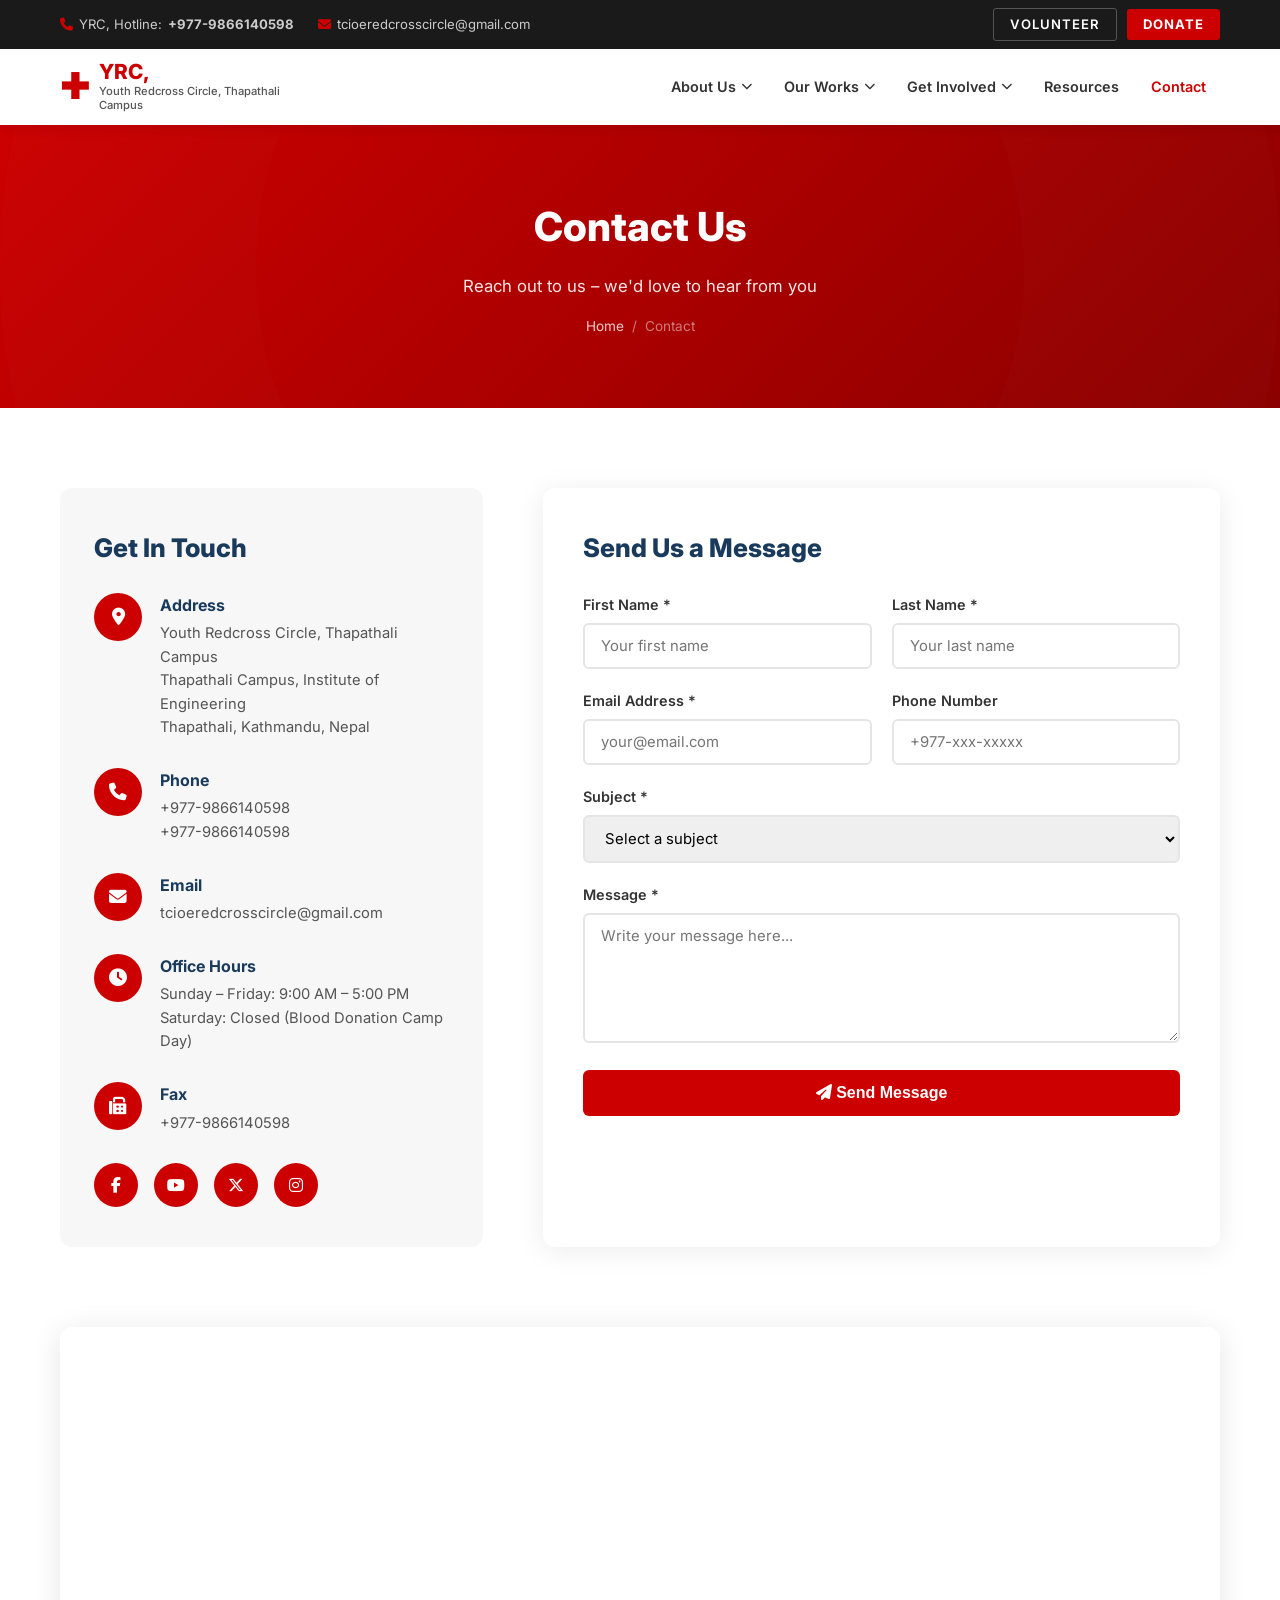
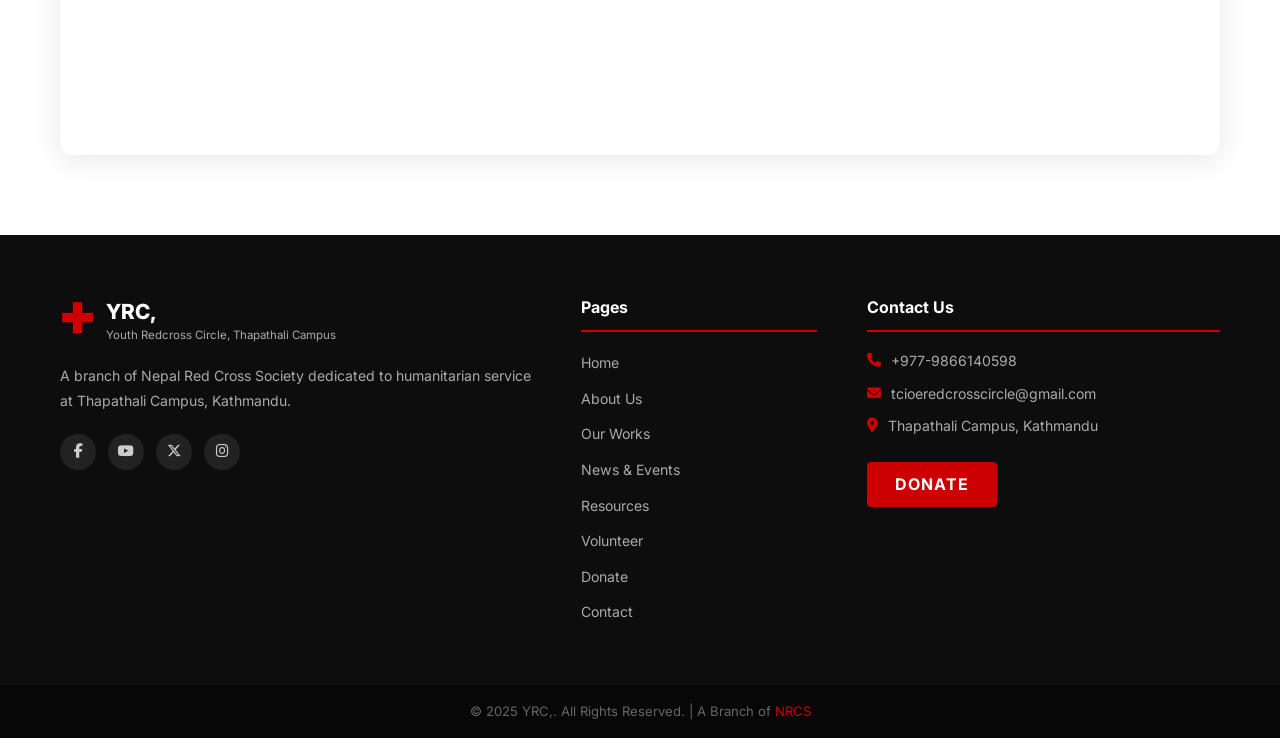
<file: contact.html>
<!DOCTYPE html>
<html lang="en">
<head>
  <meta charset="UTF-8"/><meta name="viewport" content="width=device-width,initial-scale=1.0"/>
  <title>Contact Us – YRC,</title>
  <meta name="description" content="Contact . Find our address, phone, email and send us a message."/>
  <link rel="stylesheet" href="css/style.css"/>
  <link href="https://fonts.googleapis.com/css2?family=Inter:wght@300;400;500;600;700;800&display=swap" rel="stylesheet"/>
  <link rel="stylesheet" href="https://cdnjs.cloudflare.com/ajax/libs/font-awesome/6.5.0/css/all.min.css"/>
  <style>
    .contact-section{padding:80px 0}
    .contact-grid{display:grid;grid-template-columns:1fr 1.6fr;gap:60px}
    .contact-info-box{background:#f7f7f7;border-radius:12px;padding:40px 34px}
    .contact-info-box h2{font-size:1.6rem;font-weight:800;color:#1a3a5c;margin-bottom:24px}
    .contact-item{display:flex;gap:18px;margin-bottom:28px;align-items:flex-start}
    .contact-item-icon{width:48px;height:48px;background:#cc0000;color:#fff;border-radius:50%;display:flex;align-items:center;justify-content:center;font-size:1.1rem;flex-shrink:0}
    .contact-item-text h4{font-weight:700;color:#1a3a5c;margin-bottom:4px}
    .contact-item-text p,.contact-item-text a{color:#555;font-size:0.92rem;line-height:1.6}
    .contact-item-text a:hover{color:#cc0000}
    .contact-form-box{background:#fff;border-radius:12px;padding:40px;box-shadow:0 4px 30px rgba(0,0,0,.08)}
    .contact-form-box h2{font-size:1.6rem;font-weight:800;color:#1a3a5c;margin-bottom:24px}
    .form-row{display:grid;grid-template-columns:1fr 1fr;gap:20px}
    .form-group{margin-bottom:20px}
    .form-group label{display:block;font-weight:600;color:#333;margin-bottom:7px;font-size:0.9rem}
    .form-group input,.form-group textarea,.form-group select{width:100%;padding:12px 16px;border:2px solid #e5e5e5;border-radius:6px;font-size:0.93rem;font-family:'Inter',sans-serif;transition:border-color .3s;outline:none}
    .form-group input:focus,.form-group textarea:focus,.form-group select:focus{border-color:#cc0000}
    .form-group textarea{resize:vertical;min-height:130px}
    .btn-submit{background:#cc0000;color:#fff;border:none;padding:14px 36px;border-radius:6px;font-weight:700;font-size:1rem;cursor:pointer;transition:background .3s;width:100%}
    .btn-submit:hover{background:#a00000}
    .map-section{padding:0 0 80px}
    .social-links-big{display:flex;gap:16px;margin-top:24px}
    .social-links-big a{width:44px;height:44px;border-radius:50%;background:#cc0000;color:#fff;display:flex;align-items:center;justify-content:center;font-size:1rem;transition:all .3s}
    .social-links-big a:hover{background:#1a3a5c;transform:translateY(-3px)}
    .success-msg{display:none;background:#d4edda;color:#155724;padding:14px 20px;border-radius:6px;margin-top:10px;font-weight:600}
    @media(max-width:768px){.contact-grid{grid-template-columns:1fr}.form-row{grid-template-columns:1fr}}
  </style>
</head>
<body>
  <div class="top-bar"><div class="container top-bar-inner"><div class="top-bar-left"><span><i class="fas fa-phone"></i> YRC, Hotline: <strong>+977-9866140598 </strong></span><span><i class="fas fa-envelope"></i> <a href="mailto:tcioeredcrosscircle@gmail.com">tcioeredcrosscircle@gmail.com</a></span></div><div class="top-bar-right"><a href="volunteer.html" class="btn-volunteer">VOLUNTEER</a><a href="donate.html" class="btn-donate">DONATE</a></div></div></div>
  <header class="site-header"><div class="container header-inner"><a href="index.html" class="logo-link"><div class="logo-text"><span class="cross-icon">✚</span><div><span class="org-name">YRC,</span><span class="org-full">Youth Redcross Circle, Thapathali Campus</span></div></div></a><nav class="main-nav"><ul><li class="has-dropdown"><a href="about.html">About Us <i class="fas fa-chevron-down"></i></a><ul class="dropdown"><li><a href="about.html#overview">Overview</a></li><li><a href="about.html#mission">Mission &amp; Vision</a></li><li><a href="about.html#principles">Principles</a></li><li><a href="about.html#team">Our Team</a></li></ul></li><li class="has-dropdown"><a href="programs.html">Our Works <i class="fas fa-chevron-down"></i></a><ul class="dropdown"><li><a href="programs.html#blood">Blood Donation</a></li><li><a href="programs.html#health">Health Services</a></li><li><a href="programs.html#disaster">Disaster Response</a></li><li><a href="programs.html#youth">Youth Programs</a></li></ul></li><li class="has-dropdown"><a href="get-involved.html">Get Involved <i class="fas fa-chevron-down"></i></a><ul class="dropdown"><li><a href="volunteer.html">Volunteer</a></li><li><a href="donate.html">Donate</a></li></ul></li><li><a href="resources.html">Resources</a></li><li><a href="contact.html">Contact</a></li></ul></nav><button class="hamburger" id="hamburger"><span></span><span></span><span></span></button></div></header>

  <section class="page-hero">
    <div class="container"><h1>Contact Us</h1><p>Reach out to us – we'd love to hear from you</p><div class="breadcrumb"><a href="index.html">Home</a><span>/</span><span>Contact</span></div></div>
  </section>

  <section class="contact-section">
    <div class="container contact-grid">
      <!-- INFO -->
      <div>
        <div class="contact-info-box">
          <h2>Get In Touch</h2>
          <div class="contact-item">
            <div class="contact-item-icon"><i class="fas fa-map-marker-alt"></i></div>
            <div class="contact-item-text"><h4>Address</h4><p>Youth Redcross Circle, Thapathali Campus<br/>Thapathali Campus, Institute of Engineering<br/>Thapathali, Kathmandu, Nepal</p></div>
          </div>
          <div class="contact-item">
            <div class="contact-item-icon"><i class="fas fa-phone"></i></div>
            <div class="contact-item-text"><h4>Phone</h4><p><a href="tel:+97715370650">+977-9866140598</a><br/><a href="tel:+977-9866140598 ">+977-9866140598 </a></p></div>
          </div>
          <div class="contact-item">
            <div class="contact-item-icon"><i class="fas fa-envelope"></i></div>
            <div class="contact-item-text"><h4>Email</h4><p><a href="mailto:tcioeredcrosscircle@gmail.com">tcioeredcrosscircle@gmail.com</a></p></div>
          </div>
          <div class="contact-item">
            <div class="contact-item-icon"><i class="fas fa-clock"></i></div>
            <div class="contact-item-text"><h4>Office Hours</h4><p>Sunday – Friday: 9:00 AM – 5:00 PM<br/>Saturday: Closed (Blood Donation Camp Day)</p></div>
          </div>
          <div class="contact-item">
            <div class="contact-item-icon"><i class="fas fa-fax"></i></div>
            <div class="contact-item-text"><h4>Fax</h4><p>+977-9866140598</p></div>
          </div>
          <div class="social-links-big">
            <a href="https://www.facebook.com/profile.php?id=61559553599416" aria-label="Facebook" target="_blank"><i class="fab fa-facebook-f"></i></a>
            <a href="#" aria-label="YouTube"><i class="fab fa-youtube"></i></a>
            <a href="#" aria-label="Twitter"><i class="fab fa-x-twitter"></i></a>
            <a href="#" aria-label="Instagram"><i class="fab fa-instagram"></i></a>
          </div>
        </div>
      </div>
      <!-- FORM -->
      <div class="contact-form-box">
        <h2>Send Us a Message</h2>
        <form id="contactForm" onsubmit="submitForm(event)">
          <div class="form-row">
            <div class="form-group"><label for="fname">First Name *</label><input type="text" id="fname" required placeholder="Your first name"/></div>
            <div class="form-group"><label for="lname">Last Name *</label><input type="text" id="lname" required placeholder="Your last name"/></div>
          </div>
          <div class="form-row">
            <div class="form-group"><label for="email">Email Address *</label><input type="email" id="email" required placeholder="your@email.com"/></div>
            <div class="form-group"><label for="phone">Phone Number</label><input type="tel" id="phone" placeholder="+977-xxx-xxxxx"/></div>
          </div>
          <div class="form-group">
            <label for="subject">Subject *</label>
            <select id="subject" required>
              <option value="">Select a subject</option>
              <option>General Inquiry</option>
              <option>Volunteer Registration</option>
              <option>Blood Donation</option>
              <option>Donation / Support</option>
              <option>First Aid Training</option>
              <option>Partnership</option>
              <option>Media / Press</option>
            </select>
          </div>
          <div class="form-group"><label for="message">Message *</label><textarea id="message" required placeholder="Write your message here..."></textarea></div>
          <button type="submit" class="btn-submit"><i class="fas fa-paper-plane"></i> Send Message</button>
          <div class="success-msg" id="successMsg">✅ Thank you! Your message has been sent. We will get back to you soon.</div>
        </form>
      </div>
    </div>
  </section>

  <!-- MAP -->
  <section class="map-section">
    <div class="container">
      <div style="border-radius:12px;overflow:hidden;box-shadow:0 4px 30px rgba(0,0,0,.1)">
        <iframe src="https://www.google.com/maps/embed?pb=!1m18!1m12!1m3!1d3533.2!2d85.31655!3d27.69535!2m3!1f0!2f0!3f0!3m2!1i1024!2i768!4f13.1!3m3!1m2!1s0x39eb19b9c3f23e89%3A0x49fa17d01c33ec95!2sThapathali%20Campus!5e0!3m2!1sen!2snp!4v1" width="100%" height="420" style="border:0" allowfullscreen="" loading="lazy" referrerpolicy="no-referrer-when-downgrade" title="YRC, Location"></iframe>
      </div>
    </div>
  </section>

  <footer class="site-footer">
    <div class="container footer-grid">
      <div class="footer-about"><div class="footer-logo"><span class="cross-icon red">✚</span><div><span class="footer-org-name">YRC,</span><span class="footer-org-full">Youth Redcross Circle, Thapathali Campus</span></div></div><p>A branch of Nepal Red Cross Society dedicated to humanitarian service at Thapathali Campus, Kathmandu.</p><div class="footer-social"><a href="https://www.facebook.com/profile.php?id=61559553599416" target="_blank"><i class="fab fa-facebook-f"></i></a><a href="#"><i class="fab fa-youtube"></i></a><a href="#"><i class="fab fa-x-twitter"></i></a><a href="#"><i class="fab fa-instagram"></i></a></div></div>
      <div class="footer-links"><h4>Pages</h4><ul><li><a href="index.html">Home</a></li><li><a href="about.html">About Us</a></li><li><a href="programs.html">Our Works</a></li><li><a href="news.html">News &amp; Events</a></li><li><a href="resources.html">Resources</a></li><li><a href="volunteer.html">Volunteer</a></li><li><a href="donate.html">Donate</a></li><li><a href="contact.html">Contact</a></li></ul></div>
      <div class="footer-contact"><h4>Contact Us</h4><ul class="contact-list"><li><i class="fas fa-phone"></i> +977-9866140598</li><li><i class="fas fa-envelope"></i> <a href="mailto:tcioeredcrosscircle@gmail.com">tcioeredcrosscircle@gmail.com</a></li><li><i class="fas fa-map-marker-alt"></i> Thapathali Campus, Kathmandu</li></ul><a href="donate.html" class="btn-donate-footer">DONATE</a></div>
    </div>
    <div class="footer-bottom"><div class="container"><p>&copy; 2025 YRC,. All Rights Reserved. | A Branch of <a href="https://nrcs.org" target="_blank">NRCS</a></p></div></div>
  </footer>
  <script src="js/main.js"></script>
  <script>
    function submitForm(e){
      e.preventDefault();
      document.getElementById('successMsg').style.display='block';
      document.getElementById('contactForm').reset();
      setTimeout(()=>{ document.getElementById('successMsg').style.display='none'; }, 5000);
    }
  </script>
</body>
</html>
</file>
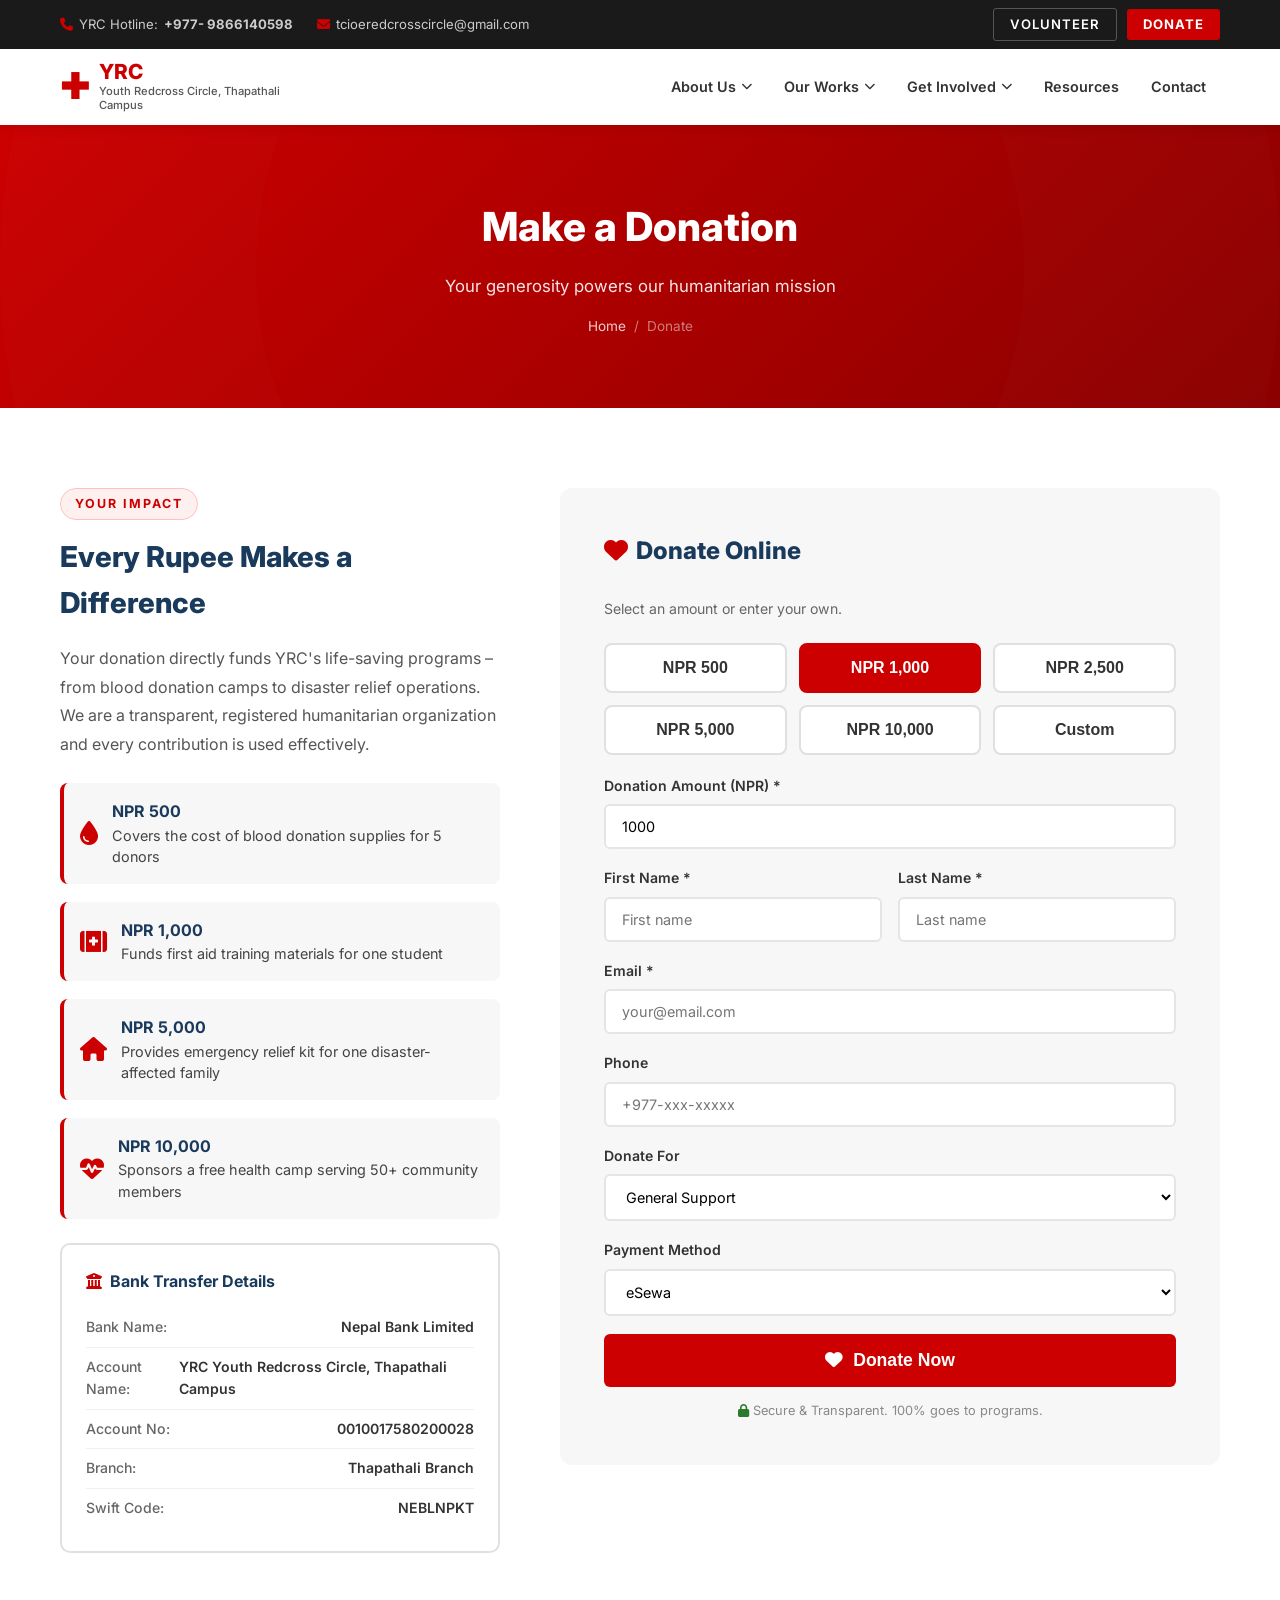
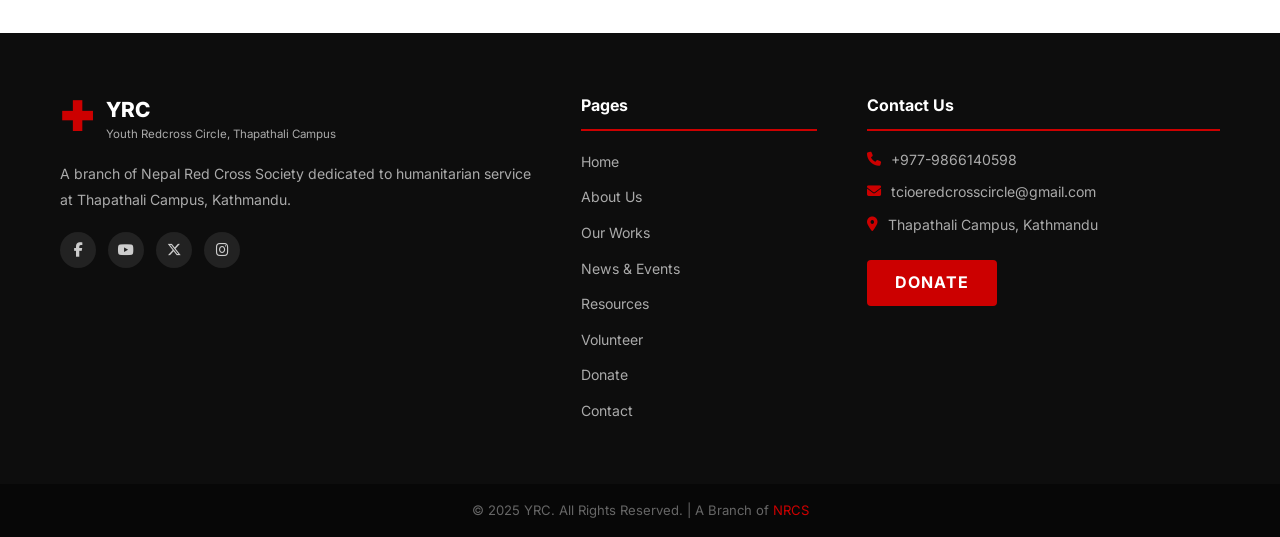
<file: donate.html>
<!DOCTYPE html>
<html lang="en">
<head>
  <meta charset="UTF-8"/><meta name="viewport" content="width=device-width,initial-scale=1.0"/>
  <title>Donate – YRC</title>
  <meta name="description" content="Support YRC's humanitarian work through donations. Your contribution helps fund blood donation, disaster relief, health services, and youth programs."/>
  <link rel="stylesheet" href="css/style.css"/>
  <link href="https://fonts.googleapis.com/css2?family=Inter:wght@300;400;500;600;700;800&display=swap" rel="stylesheet"/>
  <link rel="stylesheet" href="https://cdnjs.cloudflare.com/ajax/libs/font-awesome/6.5.0/css/all.min.css"/>
  <style>
    .donate-section{padding:80px 0}
    .donate-grid{display:grid;grid-template-columns:1fr 1.5fr;gap:60px;align-items:start}
    .donate-info h2{font-size:1.8rem;font-weight:800;color:#1a3a5c;margin-bottom:18px}
    .donate-info p{color:#555;line-height:1.8;margin-bottom:16px}
    .impact-list{margin:24px 0}
    .impact-item{display:flex;gap:14px;margin-bottom:18px;align-items:center;background:#f7f7f7;padding:16px;border-radius:8px;border-left:4px solid #cc0000}
    .impact-item i{font-size:1.5rem;color:#cc0000;flex-shrink:0}
    .impact-item p{color:#444;font-size:0.9rem;line-height:1.5;margin:0}
    .impact-item strong{display:block;font-size:1rem;color:#1a3a5c;font-weight:700}
    .donate-form-box{background:#f7f7f7;border-radius:12px;padding:44px}
    .donate-form-box h2{font-size:1.5rem;font-weight:800;color:#1a3a5c;margin-bottom:28px}
    .amount-grid{display:grid;grid-template-columns:repeat(3,1fr);gap:12px;margin-bottom:20px}
    .amount-btn{background:#fff;border:2px solid #e0e0e0;border-radius:8px;padding:14px 10px;font-size:1rem;font-weight:700;color:#333;cursor:pointer;transition:all .3s;text-align:center}
    .amount-btn:hover,.amount-btn.active{background:#cc0000;color:#fff;border-color:#cc0000}
    .form-group{margin-bottom:18px}
    .form-group label{display:block;font-weight:600;color:#333;margin-bottom:7px;font-size:0.88rem}
    .form-group input,.form-group select{width:100%;padding:12px 16px;border:2px solid #e5e5e5;border-radius:6px;font-size:0.9rem;font-family:'Inter',sans-serif;outline:none;transition:border-color .3s;background:#fff}
    .form-group input:focus,.form-group select:focus{border-color:#cc0000}
    .form-row{display:grid;grid-template-columns:1fr 1fr;gap:16px}
    .btn-donate-big{background:#cc0000;color:#fff;border:none;padding:16px;border-radius:6px;font-weight:700;font-size:1.1rem;cursor:pointer;transition:background .3s;width:100%;display:flex;align-items:center;justify-content:center;gap:10px}
    .btn-donate-big:hover{background:#a00000}
    .secure-note{text-align:center;margin-top:14px;color:#888;font-size:0.8rem}
    .secure-note i{color:#2c7a2c}
    .success-msg{display:none;background:#d4edda;color:#155724;padding:14px 20px;border-radius:6px;margin-top:10px;font-weight:600}
    .bank-details{background:#fff;border-radius:10px;padding:24px;margin-top:24px;border:2px solid #e0e0e0}
    .bank-details h4{font-size:1rem;font-weight:700;color:#1a3a5c;margin-bottom:14px}
    .bank-row{display:flex;justify-content:space-between;padding:8px 0;border-bottom:1px solid #f0f0f0;font-size:0.88rem}
    .bank-row:last-child{border-bottom:none}
    .bank-row span:first-child{color:#666;font-weight:500}
    .bank-row span:last-child{color:#333;font-weight:600}
    @media(max-width:768px){.donate-grid{grid-template-columns:1fr}.amount-grid{grid-template-columns:repeat(3,1fr)}.form-row{grid-template-columns:1fr}}
  </style>
</head>
<body>
  <div class="top-bar"><div class="container top-bar-inner"><div class="top-bar-left"><span><i class="fas fa-phone"></i> YRC Hotline: <strong>+977- 9866140598</strong></span><span><i class="fas fa-envelope"></i> <a href="mailto:tcioeredcrosscircle@gmail.com">tcioeredcrosscircle@gmail.com</a></span></div><div class="top-bar-right"><a href="volunteer.html" class="btn-volunteer">VOLUNTEER</a><a href="donate.html" class="btn-donate">DONATE</a></div></div></div>
  <header class="site-header"><div class="container header-inner"><a href="index.html" class="logo-link"><div class="logo-text"><span class="cross-icon">✚</span><div><span class="org-name">YRC</span><span class="org-full">Youth Redcross Circle, Thapathali Campus</span></div></div></a><nav class="main-nav"><ul><li class="has-dropdown"><a href="about.html">About Us <i class="fas fa-chevron-down"></i></a><ul class="dropdown"><li><a href="about.html#overview">Overview</a></li><li><a href="about.html#mission">Mission</a></li><li><a href="about.html#team">Our Team</a></li></ul></li><li class="has-dropdown"><a href="programs.html">Our Works <i class="fas fa-chevron-down"></i></a><ul class="dropdown"><li><a href="programs.html#blood">Blood Donation</a></li><li><a href="programs.html#health">Health Services</a></li><li><a href="programs.html#disaster">Disaster Response</a></li></ul></li><li class="has-dropdown"><a href="get-involved.html">Get Involved <i class="fas fa-chevron-down"></i></a><ul class="dropdown"><li><a href="volunteer.html">Volunteer</a></li><li><a href="donate.html">Donate</a></li></ul></li><li><a href="resources.html">Resources</a></li><li><a href="contact.html">Contact</a></li></ul></nav><button class="hamburger" id="hamburger"><span></span><span></span><span></span></button></div></header>

  <section class="page-hero">
    <div class="container"><h1>Make a Donation</h1><p>Your generosity powers our humanitarian mission</p><div class="breadcrumb"><a href="index.html">Home</a><span>/</span><span>Donate</span></div></div>
  </section>

  <section class="donate-section">
    <div class="container donate-grid">
      <div class="donate-info">
        <div class="section-badge">YOUR IMPACT</div>
        <h2>Every Rupee Makes a Difference</h2>
        <p>Your donation directly funds YRC's life-saving programs – from blood donation camps to disaster relief operations. We are a transparent, registered humanitarian organization and every contribution is used effectively.</p>
        <div class="impact-list">
          <div class="impact-item"><i class="fas fa-tint"></i><div><strong>NPR 500</strong><p>Covers the cost of blood donation supplies for 5 donors</p></div></div>
          <div class="impact-item"><i class="fas fa-first-aid"></i><div><strong>NPR 1,000</strong><p>Funds first aid training materials for one student</p></div></div>
          <div class="impact-item"><i class="fas fa-home"></i><div><strong>NPR 5,000</strong><p>Provides emergency relief kit for one disaster-affected family</p></div></div>
          <div class="impact-item"><i class="fas fa-heartbeat"></i><div><strong>NPR 10,000</strong><p>Sponsors a free health camp serving 50+ community members</p></div></div>
        </div>
        <div class="bank-details">
          <h4><i class="fas fa-university" style="color:#cc0000;margin-right:8px"></i>Bank Transfer Details</h4>
          <div class="bank-row"><span>Bank Name:</span><span>Nepal Bank Limited</span></div>
          <div class="bank-row"><span>Account Name:</span><span>YRC Youth Redcross Circle, Thapathali Campus</span></div>
          <div class="bank-row"><span>Account No:</span><span>0010017580200028</span></div>
          <div class="bank-row"><span>Branch:</span><span>Thapathali Branch</span></div>
          <div class="bank-row"><span>Swift Code:</span><span>NEBLNPKT</span></div>
        </div>
      </div>
      <div>
        <div class="donate-form-box">
          <h2><i class="fas fa-heart" style="color:#cc0000;margin-right:8px"></i>Donate Online</h2>
          <p style="color:#666;font-size:0.88rem;margin-bottom:22px">Select an amount or enter your own.</p>
          <div class="amount-grid">
            <button class="amount-btn" onclick="setAmount(500,this)">NPR 500</button>
            <button class="amount-btn active" onclick="setAmount(1000,this)">NPR 1,000</button>
            <button class="amount-btn" onclick="setAmount(2500,this)">NPR 2,500</button>
            <button class="amount-btn" onclick="setAmount(5000,this)">NPR 5,000</button>
            <button class="amount-btn" onclick="setAmount(10000,this)">NPR 10,000</button>
            <button class="amount-btn" onclick="setAmount('custom',this)">Custom</button>
          </div>
          <div class="form-group">
            <label>Donation Amount (NPR) *</label>
            <input type="number" id="amountInput" value="1000" min="100" required placeholder="Enter amount"/>
          </div>
          <form id="donateForm" onsubmit="submitDonate(event)">
            <div class="form-row">
              <div class="form-group"><label>First Name *</label><input type="text" required placeholder="First name"/></div>
              <div class="form-group"><label>Last Name *</label><input type="text" required placeholder="Last name"/></div>
            </div>
            <div class="form-group"><label>Email *</label><input type="email" required placeholder="your@email.com"/></div>
            <div class="form-group"><label>Phone</label><input type="tel" placeholder="+977-xxx-xxxxx"/></div>
            <div class="form-group">
              <label>Donate For</label>
              <select>
                <option>General Support</option>
                <option>Blood Donation Program</option>
                <option>Disaster Relief</option>
                <option>Health Programs</option>
                <option>Youth Empowerment</option>
              </select>
            </div>
            <div class="form-group">
              <label>Payment Method</label>
              <select>
                <option>eSewa</option>
                <option>Khalti</option>
                <option>Bank Transfer</option>
                <option>Cash at Office</option>
              </select>
            </div>
            <button type="submit" class="btn-donate-big"><i class="fas fa-heart"></i> Donate Now</button>
            <p class="secure-note"><i class="fas fa-lock"></i> Secure &amp; Transparent. 100% goes to programs.</p>
            <div class="success-msg" id="donateSuccess">💖 Thank you for your generous donation! We will send you a confirmation receipt by email.</div>
          </form>
        </div>
      </div>
    </div>
  </section>

  <footer class="site-footer">
    <div class="container footer-grid">
      <div class="footer-about"><div class="footer-logo"><span class="cross-icon red">✚</span><div><span class="footer-org-name">YRC</span><span class="footer-org-full">Youth Redcross Circle, Thapathali Campus</span></div></div><p>A branch of Nepal Red Cross Society dedicated to humanitarian service at Thapathali Campus, Kathmandu.</p><div class="footer-social"><a href="https://www.facebook.com/profile.php?id=61559553599416" target="_blank"><i class="fab fa-facebook-f"></i></a><a href="#"><i class="fab fa-youtube"></i></a><a href="#"><i class="fab fa-x-twitter"></i></a><a href="#"><i class="fab fa-instagram"></i></a></div></div>
      <div class="footer-links"><h4>Pages</h4><ul><li><a href="index.html">Home</a></li><li><a href="about.html">About Us</a></li><li><a href="programs.html">Our Works</a></li><li><a href="news.html">News &amp; Events</a></li><li><a href="resources.html">Resources</a></li><li><a href="volunteer.html">Volunteer</a></li><li><a href="donate.html">Donate</a></li><li><a href="contact.html">Contact</a></li></ul></div>
      <div class="footer-contact"><h4>Contact Us</h4><ul class="contact-list"><li><i class="fas fa-phone"></i> +977-9866140598</li><li><i class="fas fa-envelope"></i> <a href="mailto:tcioeredcrosscircle@gmail.com">tcioeredcrosscircle@gmail.com</a></li><li><i class="fas fa-map-marker-alt"></i> Thapathali Campus, Kathmandu</li></ul><a href="donate.html" class="btn-donate-footer">DONATE</a></div>
    </div>
    <div class="footer-bottom"><div class="container"><p>&copy; 2025 YRC. All Rights Reserved. | A Branch of <a href="https://nrcs.org" target="_blank">NRCS</a></p></div></div>
  </footer>
  <script src="js/main.js"></script>
  <script>
    function setAmount(val, btn){
      document.querySelectorAll('.amount-btn').forEach(b=>b.classList.remove('active'));
      btn.classList.add('active');
      if(val==='custom'){document.getElementById('amountInput').value='';document.getElementById('amountInput').focus();}
      else{document.getElementById('amountInput').value=val;}
    }
    function submitDonate(e){e.preventDefault();document.getElementById('donateSuccess').style.display='block';e.target.reset();setTimeout(()=>{document.getElementById('donateSuccess').style.display='none';},7000);}
  </script>
</body>
</html>
</file>
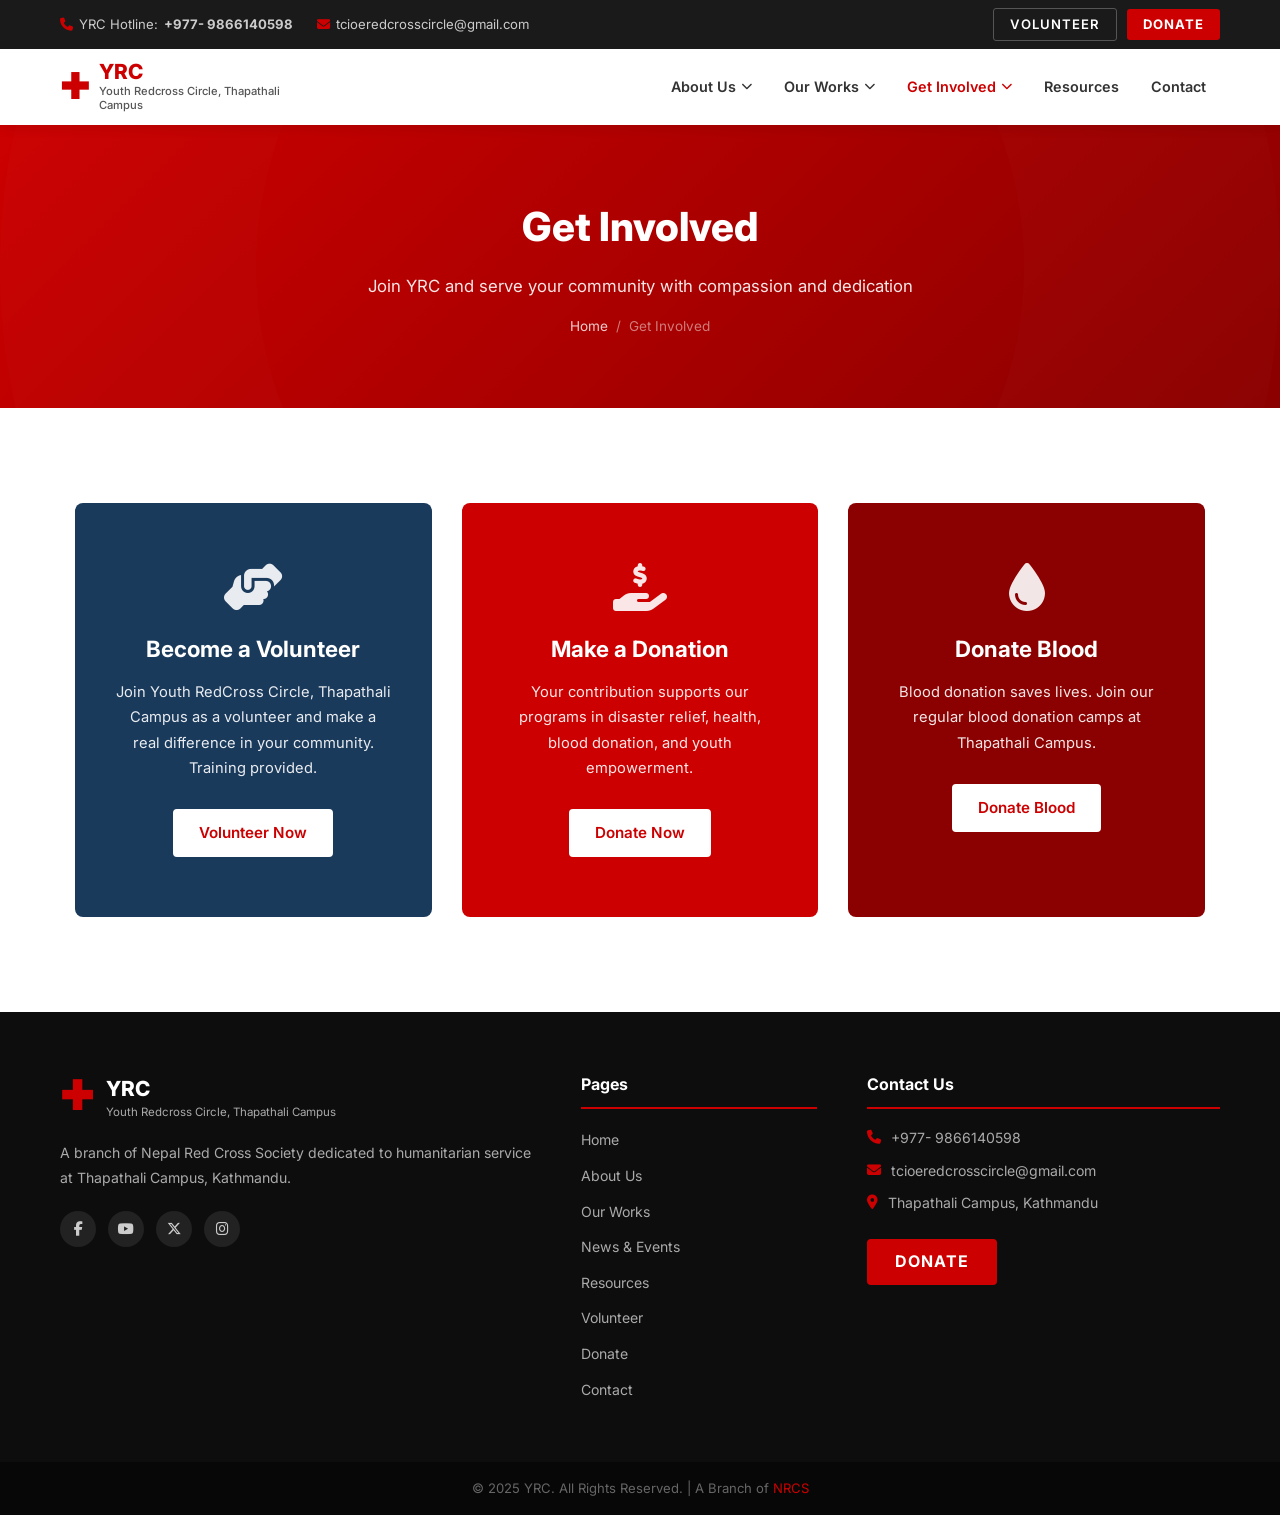
<file: get-involved.html>
<!DOCTYPE html>
<html lang="en">
<head>
  <meta charset="UTF-8"/><meta name="viewport" content="width=device-width,initial-scale=1.0"/>
  <title>Get Involved – YRC</title>
  <meta name="description" content="Get involved with Youth Redcross Circle, Thapathali Campus through volunteering, donating, or giving blood."/>
  <link rel="stylesheet" href="css/style.css"/>
  <link href="https://fonts.googleapis.com/css2?family=Inter:wght@300;400;500;600;700;800&display=swap" rel="stylesheet"/>
  <link rel="stylesheet" href="https://cdnjs.cloudflare.com/ajax/libs/font-awesome/6.5.0/css/all.min.css"/>
  <style>
    .vol-why{padding:80px 0;background:#f7f7f7}
    .why-grid{display:grid;grid-template-columns:repeat(3,1fr);gap:28px;margin-top:40px}
    .why-card{background:#fff;border-radius:10px;padding:32px 26px;box-shadow:0 4px 20px rgba(0,0,0,.07);text-align:center;transition:transform .3s}
    .why-card:hover{transform:translateY(-6px)}
    .why-card i{font-size:2.2rem;color:#cc0000;margin-bottom:16px}
    .why-card h4{font-size:1rem;font-weight:700;color:#1a3a5c;margin-bottom:10px}
    .why-card p{color:#666;font-size:0.88rem;line-height:1.6}
    .vol-form-section{padding:80px 0;background:#fff}
    .vol-form-grid{display:grid;grid-template-columns:1fr 1.5fr;gap:60px;align-items:start}
    .vol-info h2{font-size:1.8rem;font-weight:800;color:#1a3a5c;margin-bottom:18px}
    .vol-info p{color:#555;line-height:1.8;margin-bottom:16px}
    .vol-steps{margin-top:24px}
    .step{display:flex;gap:16px;margin-bottom:22px;align-items:flex-start}
    .step-num{width:40px;height:40px;background:#cc0000;color:#fff;border-radius:50%;display:flex;align-items:center;justify-content:center;font-weight:800;font-size:1rem;flex-shrink:0}
    .step-text h4{font-weight:700;color:#1a3a5c;margin-bottom:4px}
    .step-text p{color:#666;font-size:0.88rem}
    .vol-form-box{background:#f7f7f7;border-radius:12px;padding:40px}
    .vol-form-box h2{font-size:1.5rem;font-weight:800;color:#1a3a5c;margin-bottom:24px}
    .form-group{margin-bottom:18px}
    .form-group label{display:block;font-weight:600;color:#333;margin-bottom:7px;font-size:0.88rem}
    .form-group input,.form-group select,.form-group textarea{width:100%;padding:12px 16px;border:2px solid #e5e5e5;border-radius:6px;font-size:0.9rem;font-family:'Inter',sans-serif;outline:none;transition:border-color .3s;background:#fff}
    .form-group input:focus,.form-group select:focus,.form-group textarea:focus{border-color:#cc0000}
    .form-row{display:grid;grid-template-columns:1fr 1fr;gap:16px}
    .btn-submit{background:#cc0000;color:#fff;border:none;padding:14px 36px;border-radius:6px;font-weight:700;font-size:1rem;cursor:pointer;transition:background .3s;width:100%}
    .btn-submit:hover{background:#a00000}
    .success-msg{display:none;background:#d4edda;color:#155724;padding:14px 20px;border-radius:6px;margin-top:10px;font-weight:600}
    @media(max-width:768px){.why-grid{grid-template-columns:1fr}.vol-form-grid{grid-template-columns:1fr}.form-row{grid-template-columns:1fr}}
  </style>
</head>
<body>
  <div class="top-bar"><div class="container top-bar-inner"><div class="top-bar-left"><span><i class="fas fa-phone"></i> YRC Hotline: <strong>+977- 9866140598</strong></span><span><i class="fas fa-envelope"></i> <a href="mailto:tcioeredcrosscircle@gmail.com">tcioeredcrosscircle@gmail.com</a></span></div><div class="top-bar-right"><a href="volunteer.html" class="btn-volunteer">VOLUNTEER</a><a href="donate.html" class="btn-donate">DONATE</a></div></div></div>
  <header class="site-header"><div class="container header-inner"><a href="index.html" class="logo-link"><div class="logo-text"><span class="cross-icon">✚</span><div><span class="org-name">YRC</span><span class="org-full">Youth Redcross Circle, Thapathali Campus</span></div></div></a><nav class="main-nav"><ul><li class="has-dropdown"><a href="about.html">About Us <i class="fas fa-chevron-down"></i></a><ul class="dropdown"><li><a href="about.html#overview">Overview</a></li><li><a href="about.html#mission">Mission</a></li><li><a href="about.html#team">Our Team</a></li></ul></li><li class="has-dropdown"><a href="programs.html">Our Works <i class="fas fa-chevron-down"></i></a><ul class="dropdown"><li><a href="programs.html#blood">Blood Donation</a></li><li><a href="programs.html#health">Health Services</a></li><li><a href="programs.html#disaster">Disaster Response</a></li></ul></li><li class="has-dropdown"><a href="get-involved.html">Get Involved <i class="fas fa-chevron-down"></i></a><ul class="dropdown"><li><a href="volunteer.html">Volunteer</a></li><li><a href="donate.html">Donate</a></li></ul></li><li><a href="resources.html">Resources</a></li><li><a href="contact.html">Contact</a></li></ul></nav><button class="hamburger" id="hamburger"><span></span><span></span><span></span></button></div></header>

  <section class="page-hero">
    <div class="container"><h1>Get Involved</h1><p>Join YRC and serve your community with compassion and dedication</p><div class="breadcrumb"><a href="index.html">Home</a><span>/</span><span>Get Involved</span></div></div>
  </section>


  <!-- GET INVOLVED -->
  <section class="get-involved" style="padding: 80px 0;">
    <div class="container get-involved-grid">
      <div class="involve-card volunteer-card" style="margin: 15px; border-radius: 8px;">
        <i class="fas fa-hands-helping"></i>
        <h3>Become a Volunteer</h3>
        <p>Join Youth RedCross Circle, Thapathali Campus as a volunteer and make a real difference in your community. Training provided.</p>
        <a href="volunteer.html" class="btn btn-white">Volunteer Now</a>
      </div>
      <div class="involve-card donate-card" style="margin: 15px; border-radius: 8px;">
        <i class="fas fa-hand-holding-usd"></i>
        <h3>Make a Donation</h3>
        <p>Your contribution supports our programs in disaster relief, health, blood donation, and youth empowerment.</p>
        <a href="donate.html" class="btn btn-white">Donate Now</a>
      </div>
      <div class="involve-card blood-card" style="margin: 15px; border-radius: 8px;">
        <i class="fas fa-tint"></i>
        <h3>Donate Blood</h3>
        <p>Blood donation saves lives. Join our regular blood donation camps at Thapathali Campus.</p>
        <a href="programs.html#blood" class="btn btn-white">Donate Blood</a>
      </div>
    </div>
  </section>

  <footer class="site-footer">
    <div class="container footer-grid">
      <div class="footer-about"><div class="footer-logo"><span class="cross-icon red">✚</span><div><span class="footer-org-name">YRC</span><span class="footer-org-full">Youth Redcross Circle, Thapathali Campus</span></div></div><p>A branch of Nepal Red Cross Society dedicated to humanitarian service at Thapathali Campus, Kathmandu.</p><div class="footer-social"><a href="https://www.facebook.com/profile.php?id=61559553599416" target="_blank"><i class="fab fa-facebook-f"></i></a><a href="#"><i class="fab fa-youtube"></i></a><a href="#"><i class="fab fa-x-twitter"></i></a><a href="#"><i class="fab fa-instagram"></i></a></div></div>
      <div class="footer-links"><h4>Pages</h4><ul><li><a href="index.html">Home</a></li><li><a href="about.html">About Us</a></li><li><a href="programs.html">Our Works</a></li><li><a href="news.html">News &amp; Events</a></li><li><a href="resources.html">Resources</a></li><li><a href="volunteer.html">Volunteer</a></li><li><a href="donate.html">Donate</a></li><li><a href="contact.html">Contact</a></li></ul></div>
      <div class="footer-contact"><h4>Contact Us</h4><ul class="contact-list"><li><i class="fas fa-phone"></i> +977- 9866140598</li><li><i class="fas fa-envelope"></i> <a href="mailto:tcioeredcrosscircle@gmail.com">tcioeredcrosscircle@gmail.com</a></li><li><i class="fas fa-map-marker-alt"></i> Thapathali Campus, Kathmandu</li></ul><a href="donate.html" class="btn-donate-footer">DONATE</a></div>
    </div>
    <div class="footer-bottom"><div class="container"><p>&copy; 2025 YRC. All Rights Reserved. | A Branch of <a href="https://nrcs.org" target="_blank">NRCS</a></p></div></div>
  </footer>
  <script src="js/main.js"></script>
  <script>function submitVol(e){e.preventDefault();document.getElementById('volSuccess').style.display='block';document.getElementById('volForm').reset();setTimeout(()=>{document.getElementById('volSuccess').style.display='none';},6000);}</script>
</body>
</html>
</file>
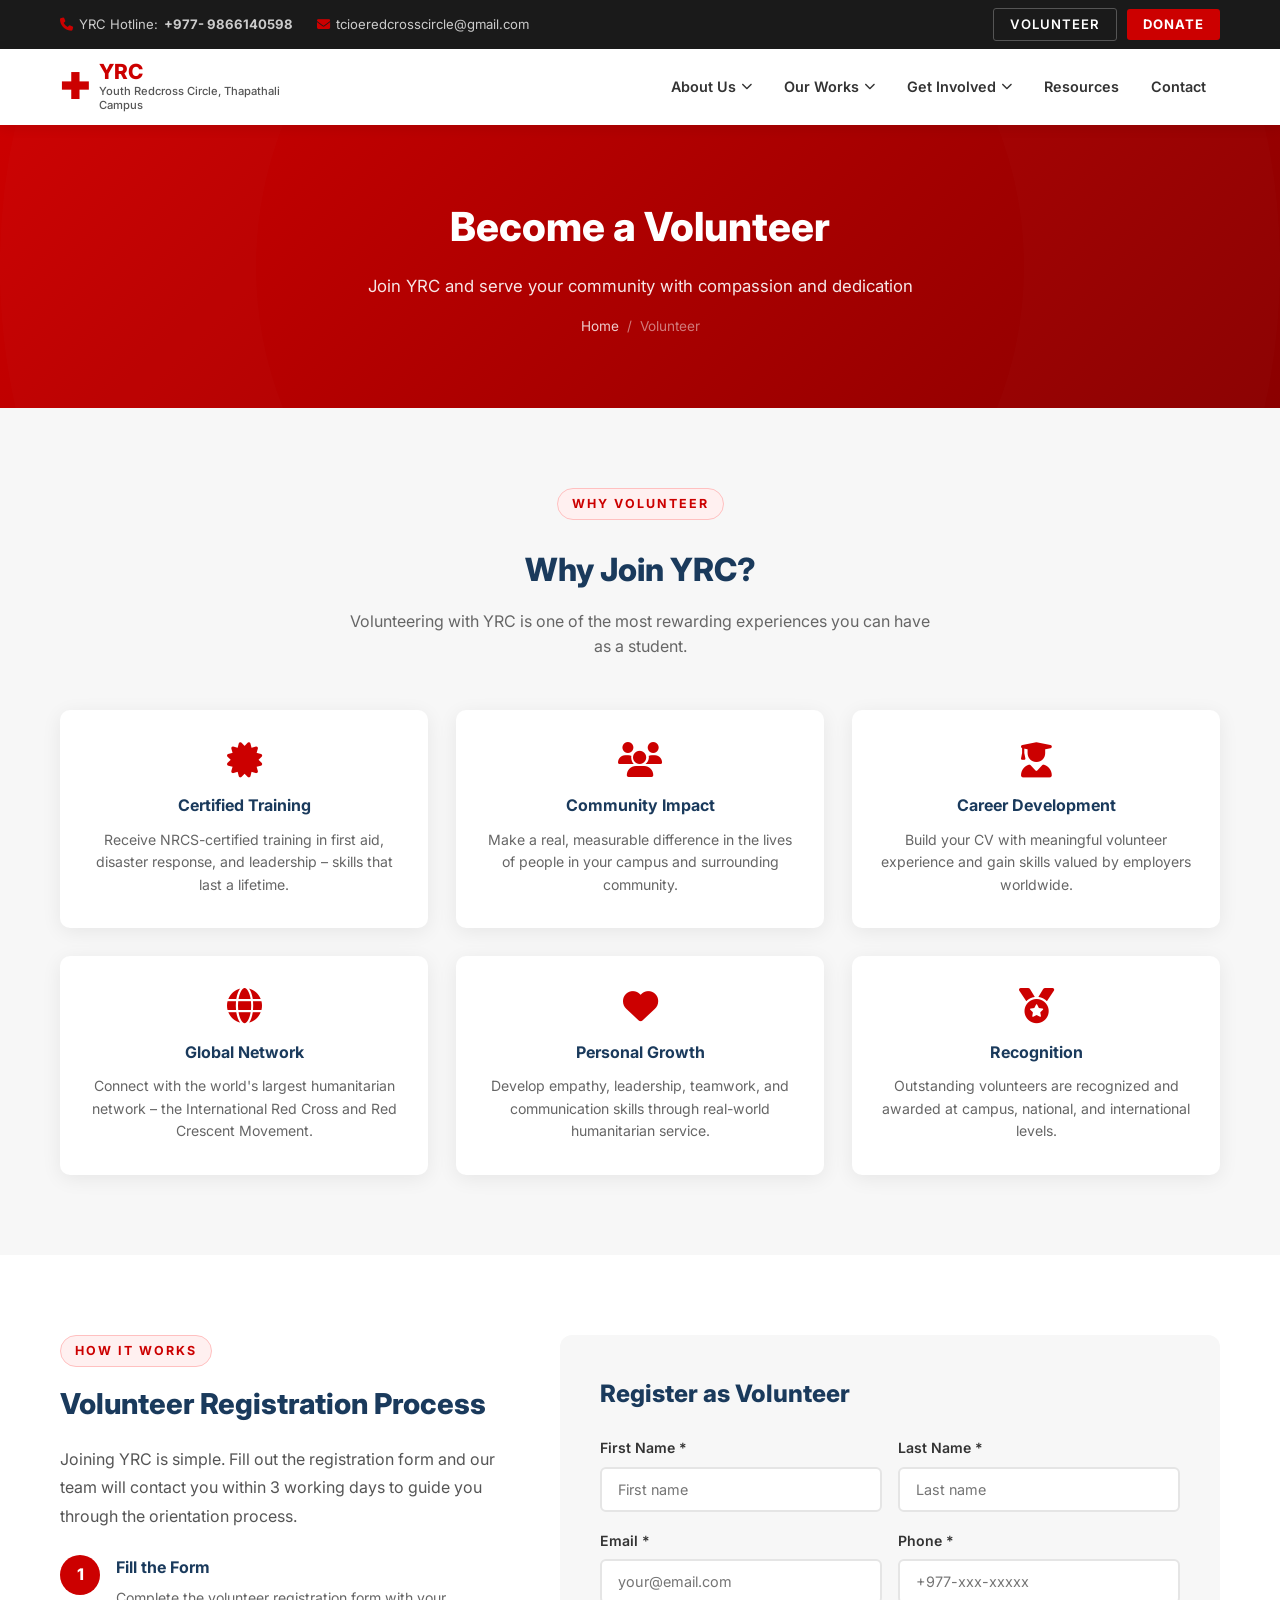
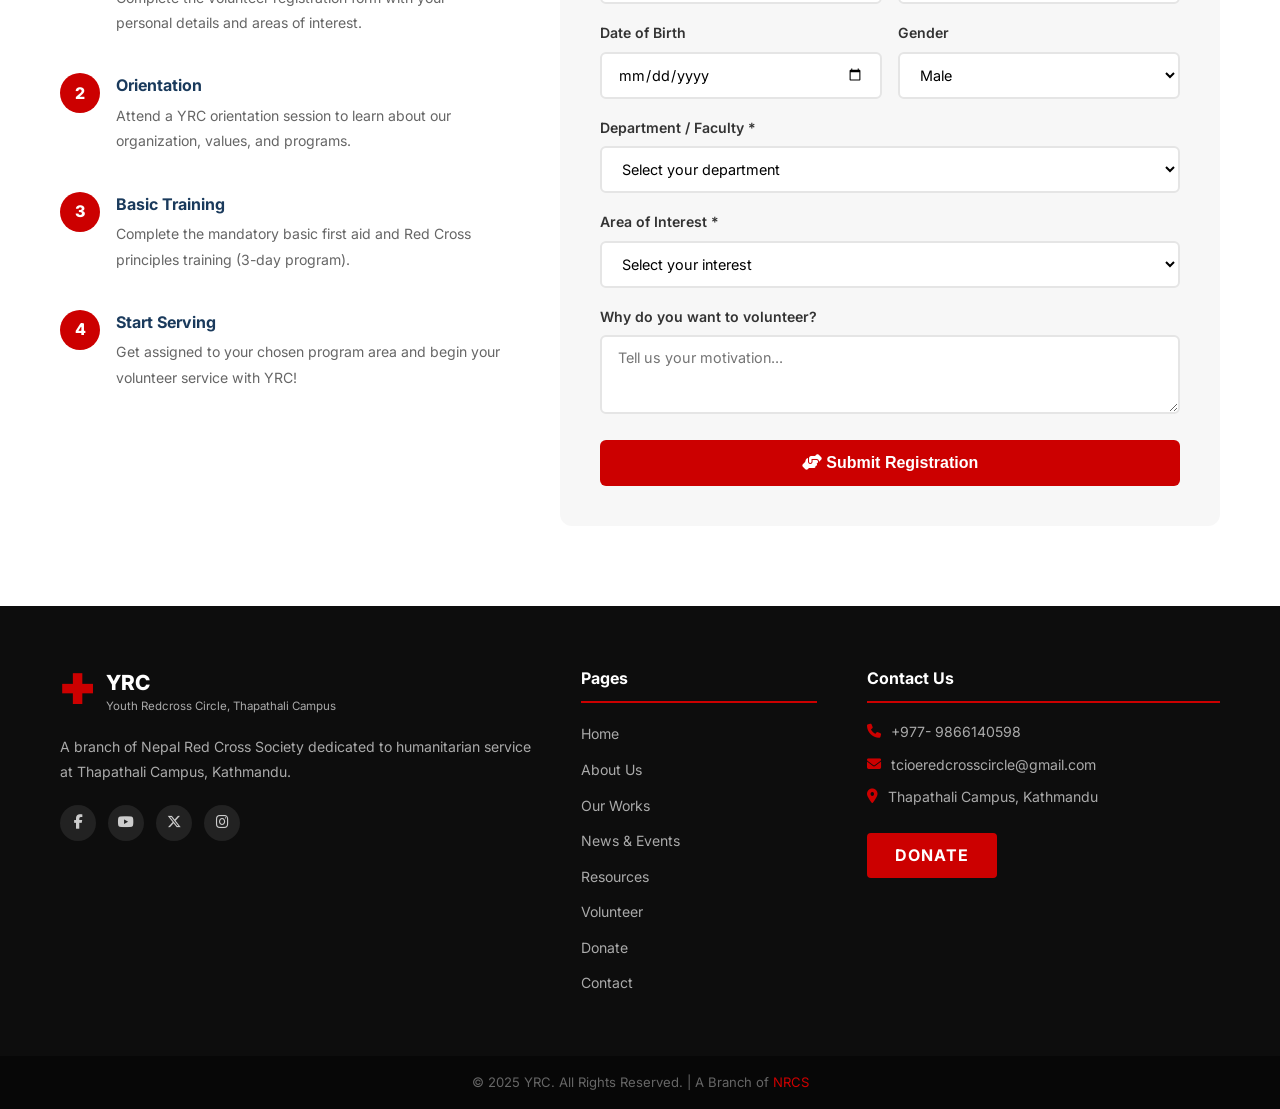
<file: volunteer.html>
<!DOCTYPE html>
<html lang="en">
<head>
  <meta charset="UTF-8"/><meta name="viewport" content="width=device-width,initial-scale=1.0"/>
  <title>Volunteer – YRC</title>
  <meta name="description" content="Become a volunteer with Youth Redcross Circle, Thapathali Campus and make a difference in your community."/>
  <link rel="stylesheet" href="css/style.css"/>
  <link href="https://fonts.googleapis.com/css2?family=Inter:wght@300;400;500;600;700;800&display=swap" rel="stylesheet"/>
  <link rel="stylesheet" href="https://cdnjs.cloudflare.com/ajax/libs/font-awesome/6.5.0/css/all.min.css"/>
  <style>
    .vol-why{padding:80px 0;background:#f7f7f7}
    .why-grid{display:grid;grid-template-columns:repeat(3,1fr);gap:28px;margin-top:40px}
    .why-card{background:#fff;border-radius:10px;padding:32px 26px;box-shadow:0 4px 20px rgba(0,0,0,.07);text-align:center;transition:transform .3s}
    .why-card:hover{transform:translateY(-6px)}
    .why-card i{font-size:2.2rem;color:#cc0000;margin-bottom:16px}
    .why-card h4{font-size:1rem;font-weight:700;color:#1a3a5c;margin-bottom:10px}
    .why-card p{color:#666;font-size:0.88rem;line-height:1.6}
    .vol-form-section{padding:80px 0;background:#fff}
    .vol-form-grid{display:grid;grid-template-columns:1fr 1.5fr;gap:60px;align-items:start}
    .vol-info h2{font-size:1.8rem;font-weight:800;color:#1a3a5c;margin-bottom:18px}
    .vol-info p{color:#555;line-height:1.8;margin-bottom:16px}
    .vol-steps{margin-top:24px}
    .step{display:flex;gap:16px;margin-bottom:22px;align-items:flex-start}
    .step-num{width:40px;height:40px;background:#cc0000;color:#fff;border-radius:50%;display:flex;align-items:center;justify-content:center;font-weight:800;font-size:1rem;flex-shrink:0}
    .step-text h4{font-weight:700;color:#1a3a5c;margin-bottom:4px}
    .step-text p{color:#666;font-size:0.88rem}
    .vol-form-box{background:#f7f7f7;border-radius:12px;padding:40px}
    .vol-form-box h2{font-size:1.5rem;font-weight:800;color:#1a3a5c;margin-bottom:24px}
    .form-group{margin-bottom:18px}
    .form-group label{display:block;font-weight:600;color:#333;margin-bottom:7px;font-size:0.88rem}
    .form-group input,.form-group select,.form-group textarea{width:100%;padding:12px 16px;border:2px solid #e5e5e5;border-radius:6px;font-size:0.9rem;font-family:'Inter',sans-serif;outline:none;transition:border-color .3s;background:#fff}
    .form-group input:focus,.form-group select:focus,.form-group textarea:focus{border-color:#cc0000}
    .form-row{display:grid;grid-template-columns:1fr 1fr;gap:16px}
    .btn-submit{background:#cc0000;color:#fff;border:none;padding:14px 36px;border-radius:6px;font-weight:700;font-size:1rem;cursor:pointer;transition:background .3s;width:100%}
    .btn-submit:hover{background:#a00000}
    .success-msg{display:none;background:#d4edda;color:#155724;padding:14px 20px;border-radius:6px;margin-top:10px;font-weight:600}
    @media(max-width:768px){.why-grid{grid-template-columns:1fr}.vol-form-grid{grid-template-columns:1fr}.form-row{grid-template-columns:1fr}}
  </style>
</head>
<body>
  <div class="top-bar"><div class="container top-bar-inner"><div class="top-bar-left"><span><i class="fas fa-phone"></i> YRC Hotline: <strong>+977- 9866140598</strong></span><span><i class="fas fa-envelope"></i> <a href="mailto:tcioeredcrosscircle@gmail.com">tcioeredcrosscircle@gmail.com</a></span></div><div class="top-bar-right"><a href="volunteer.html" class="btn-volunteer">VOLUNTEER</a><a href="donate.html" class="btn-donate">DONATE</a></div></div></div>
  <header class="site-header"><div class="container header-inner"><a href="index.html" class="logo-link"><div class="logo-text"><span class="cross-icon">✚</span><div><span class="org-name">YRC</span><span class="org-full">Youth Redcross Circle, Thapathali Campus</span></div></div></a><nav class="main-nav"><ul><li class="has-dropdown"><a href="about.html">About Us <i class="fas fa-chevron-down"></i></a><ul class="dropdown"><li><a href="about.html#overview">Overview</a></li><li><a href="about.html#mission">Mission</a></li><li><a href="about.html#team">Our Team</a></li></ul></li><li class="has-dropdown"><a href="programs.html">Our Works <i class="fas fa-chevron-down"></i></a><ul class="dropdown"><li><a href="programs.html#blood">Blood Donation</a></li><li><a href="programs.html#health">Health Services</a></li><li><a href="programs.html#disaster">Disaster Response</a></li></ul></li><li class="has-dropdown"><a href="get-involved.html">Get Involved <i class="fas fa-chevron-down"></i></a><ul class="dropdown"><li><a href="volunteer.html">Volunteer</a></li><li><a href="donate.html">Donate</a></li></ul></li><li><a href="resources.html">Resources</a></li><li><a href="contact.html">Contact</a></li></ul></nav><button class="hamburger" id="hamburger"><span></span><span></span><span></span></button></div></header>

  <section class="page-hero">
    <div class="container"><h1>Become a Volunteer</h1><p>Join YRC and serve your community with compassion and dedication</p><div class="breadcrumb"><a href="index.html">Home</a><span>/</span><span>Volunteer</span></div></div>
  </section>

  <section class="vol-why">
    <div class="container">
      <div class="section-header"><div class="section-badge">WHY VOLUNTEER</div><h2>Why Join YRC?</h2><p>Volunteering with YRC is one of the most rewarding experiences you can have as a student.</p></div>
      <div class="why-grid">
        <div class="why-card"><i class="fas fa-certificate"></i><h4>Certified Training</h4><p>Receive NRCS-certified training in first aid, disaster response, and leadership – skills that last a lifetime.</p></div>
        <div class="why-card"><i class="fas fa-users"></i><h4>Community Impact</h4><p>Make a real, measurable difference in the lives of people in your campus and surrounding community.</p></div>
        <div class="why-card"><i class="fas fa-user-graduate"></i><h4>Career Development</h4><p>Build your CV with meaningful volunteer experience and gain skills valued by employers worldwide.</p></div>
        <div class="why-card"><i class="fas fa-globe"></i><h4>Global Network</h4><p>Connect with the world's largest humanitarian network – the International Red Cross and Red Crescent Movement.</p></div>
        <div class="why-card"><i class="fas fa-heart"></i><h4>Personal Growth</h4><p>Develop empathy, leadership, teamwork, and communication skills through real-world humanitarian service.</p></div>
        <div class="why-card"><i class="fas fa-medal"></i><h4>Recognition</h4><p>Outstanding volunteers are recognized and awarded at campus, national, and international levels.</p></div>
      </div>
    </div>
  </section>

  <section class="vol-form-section">
    <div class="container vol-form-grid">
      <div class="vol-info">
        <div class="section-badge">HOW IT WORKS</div>
        <h2>Volunteer Registration Process</h2>
        <p>Joining YRC is simple. Fill out the registration form and our team will contact you within 3 working days to guide you through the orientation process.</p>
        <div class="vol-steps">
          <div class="step"><div class="step-num">1</div><div class="step-text"><h4>Fill the Form</h4><p>Complete the volunteer registration form with your personal details and areas of interest.</p></div></div>
          <div class="step"><div class="step-num">2</div><div class="step-text"><h4>Orientation</h4><p>Attend a YRC orientation session to learn about our organization, values, and programs.</p></div></div>
          <div class="step"><div class="step-num">3</div><div class="step-text"><h4>Basic Training</h4><p>Complete the mandatory basic first aid and Red Cross principles training (3-day program).</p></div></div>
          <div class="step"><div class="step-num">4</div><div class="step-text"><h4>Start Serving</h4><p>Get assigned to your chosen program area and begin your volunteer service with YRC!</p></div></div>
        </div>
      </div>
      <div class="vol-form-box">
        <h2>Register as Volunteer</h2>
        <form id="volForm" onsubmit="submitVol(event)">
          <div class="form-row">
            <div class="form-group"><label>First Name *</label><input type="text" required placeholder="First name"/></div>
            <div class="form-group"><label>Last Name *</label><input type="text" required placeholder="Last name"/></div>
          </div>
          <div class="form-row">
            <div class="form-group"><label>Email *</label><input type="email" required placeholder="your@email.com"/></div>
            <div class="form-group"><label>Phone *</label><input type="tel" required placeholder="+977-xxx-xxxxx"/></div>
          </div>
          <div class="form-row">
            <div class="form-group"><label>Date of Birth</label><input type="date"/></div>
            <div class="form-group"><label>Gender</label><select><option>Male</option><option>Female</option><option>Other</option><option>Prefer not to say</option></select></div>
          </div>
          <div class="form-group">
            <label>Department / Faculty *</label>
            <select required>
              <option value="">Select your department</option>
              <option>Civil Engineering</option>
              <option>Electrical Engineering</option>
              <option>Mechanical Engineering</option>
              <option>Electronics &amp; Communication</option>
              <option>Computer Engineering</option>
              <option>Architecture</option>
              <option>Other</option>
            </select>
          </div>
          <div class="form-group">
            <label>Area of Interest *</label>
            <select required>
              <option value="">Select your interest</option>
              <option>Blood Donation Coordination</option>
              <option>First Aid &amp; Health</option>
              <option>Disaster Response</option>
              <option>Youth Empowerment</option>
              <option>Community Service</option>
              <option>All Areas</option>
            </select>
          </div>
          <div class="form-group"><label>Why do you want to volunteer?</label><textarea rows="3" placeholder="Tell us your motivation..."></textarea></div>
          <button type="submit" class="btn-submit"><i class="fas fa-hands-helping"></i> Submit Registration</button>
          <div class="success-msg" id="volSuccess">✅ Registration submitted! We will contact you within 3 working days. Thank you for your interest in volunteering!</div>
        </form>
      </div>
    </div>
  </section>

  <footer class="site-footer">
    <div class="container footer-grid">
      <div class="footer-about"><div class="footer-logo"><span class="cross-icon red">✚</span><div><span class="footer-org-name">YRC</span><span class="footer-org-full">Youth Redcross Circle, Thapathali Campus</span></div></div><p>A branch of Nepal Red Cross Society dedicated to humanitarian service at Thapathali Campus, Kathmandu.</p><div class="footer-social"><a href="https://www.facebook.com/profile.php?id=61559553599416" target="_blank"><i class="fab fa-facebook-f"></i></a><a href="#"><i class="fab fa-youtube"></i></a><a href="#"><i class="fab fa-x-twitter"></i></a><a href="#"><i class="fab fa-instagram"></i></a></div></div>
      <div class="footer-links"><h4>Pages</h4><ul><li><a href="index.html">Home</a></li><li><a href="about.html">About Us</a></li><li><a href="programs.html">Our Works</a></li><li><a href="news.html">News &amp; Events</a></li><li><a href="resources.html">Resources</a></li><li><a href="volunteer.html">Volunteer</a></li><li><a href="donate.html">Donate</a></li><li><a href="contact.html">Contact</a></li></ul></div>
      <div class="footer-contact"><h4>Contact Us</h4><ul class="contact-list"><li><i class="fas fa-phone"></i> +977- 9866140598</li><li><i class="fas fa-envelope"></i> <a href="mailto:tcioeredcrosscircle@gmail.com">tcioeredcrosscircle@gmail.com</a></li><li><i class="fas fa-map-marker-alt"></i> Thapathali Campus, Kathmandu</li></ul><a href="donate.html" class="btn-donate-footer">DONATE</a></div>
    </div>
    <div class="footer-bottom"><div class="container"><p>&copy; 2025 YRC. All Rights Reserved. | A Branch of <a href="https://nrcs.org" target="_blank">NRCS</a></p></div></div>
  </footer>
  <script src="js/main.js"></script>
  <script>function submitVol(e){e.preventDefault();document.getElementById('volSuccess').style.display='block';document.getElementById('volForm').reset();setTimeout(()=>{document.getElementById('volSuccess').style.display='none';},6000);}</script>
</body>
</html>
</file>
<file: css/style.css>
/* ===== RESET & BASE ===== */
*,*::before,*::after{box-sizing:border-box;margin:0;padding:0}
html{scroll-behavior:smooth}
body{font-family:'Inter',sans-serif;color:#222;background:#fff;line-height:1.6}
a{text-decoration:none;color:inherit}
ul{list-style:none}
img{max-width:100%;display:block}
.container{max-width:1200px;margin:0 auto;padding:0 20px}

/* ===== BUTTONS ===== */
.btn{display:inline-block;padding:12px 28px;border-radius:4px;font-weight:600;font-size:0.95rem;cursor:pointer;transition:all .3s;border:2px solid transparent}
.btn-primary{background:#cc0000;color:#fff;border-color:#cc0000}
.btn-primary:hover{background:#a00000;border-color:#a00000}
.btn-secondary{background:transparent;color:#fff;border-color:#fff}
.btn-secondary:hover{background:#fff;color:#cc0000}
.btn-outline{background:transparent;color:#cc0000;border:2px solid #cc0000}
.btn-outline:hover{background:#cc0000;color:#fff}
.btn-outline-red{background:transparent;color:#cc0000;border:2px solid #cc0000;padding:8px 20px;font-weight:600;border-radius:4px;transition:all .3s}
.btn-outline-red:hover{background:#cc0000;color:#fff}
.btn-white{background:#fff;color:#cc0000;border-color:#fff;padding:10px 24px;border-radius:4px;font-weight:600;display:inline-block;transition:all .3s}
.btn-white:hover{background:transparent;color:#fff;border-color:#fff}

/* ===== TOP BAR ===== */
.top-bar{background:#1a1a1a;color:#ccc;font-size:0.82rem;padding:8px 0}
.top-bar-inner{display:flex;justify-content:space-between;align-items:center;flex-wrap:wrap;gap:8px}
.top-bar-left{display:flex;gap:24px;flex-wrap:wrap}
.top-bar-left span{display:flex;align-items:center;gap:6px}
.top-bar-left i{color:#cc0000}
.top-bar-right{display:flex;gap:10px;align-items:center}
.btn-volunteer{background:transparent;color:#fff;border:1px solid #555;padding:5px 16px;border-radius:3px;font-weight:600;font-size:0.82rem;letter-spacing:1px;transition:all .3s}
.btn-volunteer:hover{border-color:#cc0000;color:#cc0000}
.btn-donate{background:#cc0000;color:#fff;padding:5px 16px;border-radius:3px;font-weight:700;font-size:0.82rem;letter-spacing:1px;transition:background .3s}
.btn-donate:hover{background:#a00000}

/* ===== HEADER ===== */
.site-header{background:#fff;box-shadow:0 2px 12px rgba(0,0,0,.1);position:sticky;top:0;z-index:1000}
.header-inner{display:flex;align-items:center;justify-content:space-between;padding:12px 20px}
.logo-link{display:flex;align-items:center;gap:10px}
.logo-img{height:60px;width:auto;object-fit:contain}
.logo-text-fallback{display:none}
.logo-text{display:flex;align-items:center;gap:10px}
.cross-icon{font-size:2.2rem;color:#cc0000;font-weight:900;line-height:1}
.org-name{display:block;font-size:1.3rem;font-weight:800;color:#cc0000;line-height:1.1}
.org-full{display:block;font-size:0.7rem;color:#555;font-weight:500;max-width:200px;line-height:1.3}

/* NAV */
.main-nav ul{display:flex;gap:4px;align-items:center}
.main-nav ul li{position:relative}
.main-nav ul li a{display:flex;align-items:center;gap:5px;padding:10px 14px;font-weight:600;font-size:0.9rem;color:#333;border-radius:4px;transition:color .3s}
.main-nav ul li a:hover,.main-nav ul li a.active{color:#cc0000}
.main-nav ul li a i{font-size:0.7rem;transition:transform .3s}
.has-dropdown:hover > a i{transform:rotate(180deg)}
.dropdown{position:absolute;top:100%;left:0;background:#fff;box-shadow:0 8px 30px rgba(0,0,0,.15);min-width:210px;border-top:3px solid #cc0000;border-radius:0 0 6px 6px;opacity:0;visibility:hidden;transform:translateY(10px);transition:all .3s;z-index:999}
.has-dropdown:hover .dropdown{opacity:1;visibility:visible;transform:translateY(0)}
.dropdown li a{padding:10px 18px;font-weight:500;font-size:0.88rem;color:#444;border-radius:0;display:block;border-bottom:1px solid #f0f0f0}
.dropdown li:last-child a{border-bottom:none}
.dropdown li a:hover{background:#fff5f5;color:#cc0000;padding-left:24px}
.hamburger{display:none;flex-direction:column;gap:5px;background:none;border:none;cursor:pointer;padding:4px}
.hamburger span{display:block;width:25px;height:2px;background:#333;border-radius:2px;transition:all .3s}

/* ===== HERO SLIDER ===== */
.hero-slider{position:relative;height:550px;overflow:hidden}
.slide{position:absolute;inset:0;background-size:cover;background-position:center;opacity:0;transition:opacity .8s ease;display:flex;align-items:center}
.slide.active{opacity:1;z-index:2}
.slide-overlay{position:absolute;inset:0;background:rgba(0,0,0,.45)}
.slide-content{position:relative;z-index:3;max-width:600px;padding:40px;background:rgba(204,0,0,.82);color:#fff;border-radius:4px}
.slide-content h1{font-size:2rem;font-weight:800;margin-bottom:14px;line-height:1.2}
.slide-content p{font-size:1rem;margin-bottom:24px;opacity:.92}
.slide-btns{display:flex;gap:14px;flex-wrap:wrap}
.slider-btn{position:absolute;top:50%;transform:translateY(-50%);background:rgba(204,0,0,.8);color:#fff;border:none;width:44px;height:44px;border-radius:50%;font-size:1.1rem;cursor:pointer;z-index:10;transition:background .3s;display:flex;align-items:center;justify-content:center}
.slider-btn:hover{background:#cc0000}
.prev{left:18px}
.next{right:18px}
.slider-dots{position:absolute;bottom:18px;left:50%;transform:translateX(-50%);display:flex;gap:8px;z-index:10}
.dot{width:12px;height:12px;border-radius:50%;background:rgba(255,255,255,.5);cursor:pointer;transition:background .3s}
.dot.active{background:#cc0000}

/* ===== ANNOUNCEMENT ===== */
.announcement-bar{background:#1a3a5c;color:#fff;display:flex;align-items:stretch;overflow:hidden}
.ticker-label{background:#cc0000;padding:12px 20px;font-weight:700;font-size:0.85rem;white-space:nowrap;display:flex;align-items:center;gap:8px}
.ticker-wrap{flex:1;overflow:hidden;display:flex;align-items:center}
.ticker-content{display:flex;gap:60px;white-space:nowrap;font-size:0.88rem;padding:12px 0;animation:ticker 30s linear infinite}
.ticker-content span{flex-shrink:0}
@keyframes ticker{0%{transform:translateX(100vw)}100%{transform:translateX(-100%)}}

/* ===== STATS ===== */
.stats-section{padding:50px 0;background:#f7f7f7}
.stats-grid{display:grid;grid-template-columns:repeat(4,1fr);gap:30px}
.stat-item{text-align:center;padding:30px 20px;background:#fff;border-radius:8px;box-shadow:0 4px 20px rgba(0,0,0,.07);transition:transform .3s}
.stat-item:hover{transform:translateY(-6px)}
.stat-item i{font-size:2.5rem;color:#cc0000;margin-bottom:14px}
.stat-item h3{font-size:2.5rem;font-weight:800;color:#1a3a5c;margin-bottom:6px}
.stat-item p{color:#666;font-weight:500}

/* ===== ABOUT SNAPSHOT ===== */
.about-snapshot{padding:80px 0;background:#fff}
.about-grid{display:grid;grid-template-columns:1fr 1fr;gap:60px;align-items:center}
.section-badge{display:inline-block;background:#fff0f0;color:#cc0000;font-size:0.78rem;font-weight:700;letter-spacing:2px;padding:5px 14px;border-radius:30px;margin-bottom:14px;border:1px solid #ffc0c0}
.about-text h2{font-size:2rem;font-weight:800;color:#1a3a5c;margin-bottom:18px;line-height:1.3}
.about-text p{color:#555;margin-bottom:14px;line-height:1.8}
.about-text .btn-outline{margin-top:10px}
.about-image{position:relative}
.about-image img{width:100%;border-radius:8px;box-shadow:0 10px 40px rgba(0,0,0,.15)}
.about-badge{position:absolute;bottom:-20px;right:-20px;background:#cc0000;color:#fff;width:90px;height:90px;border-radius:50%;display:flex;flex-direction:column;align-items:center;justify-content:center;font-size:0.8rem;box-shadow:0 6px 20px rgba(204,0,0,.4)}
.about-badge strong{font-size:1.6rem;font-weight:800;line-height:1}

/* ===== PROGRAMS ===== */
.programs-section{padding:80px 0;background:#f7f7f7}
.section-header{text-align:center;margin-bottom:50px}
.section-header h2{font-size:2rem;font-weight:800;color:#1a3a5c;margin:10px 0 14px}
.section-header p{color:#666;max-width:600px;margin:0 auto}
.programs-grid{display:grid;grid-template-columns:repeat(3,1fr);gap:28px}
.program-card{background:#fff;border-radius:10px;padding:34px 28px;box-shadow:0 4px 20px rgba(0,0,0,.07);transition:all .3s;border-bottom:4px solid transparent}
.program-card:hover{transform:translateY(-8px);border-bottom-color:#cc0000;box-shadow:0 12px 40px rgba(0,0,0,.12)}
.program-icon{width:60px;height:60px;background:#fff0f0;border-radius:50%;display:flex;align-items:center;justify-content:center;margin-bottom:18px}
.program-icon i{font-size:1.6rem;color:#cc0000}
.program-card h3{font-size:1.1rem;font-weight:700;color:#1a3a5c;margin-bottom:10px}
.program-card p{color:#666;font-size:0.92rem;line-height:1.7;margin-bottom:18px}
.read-more{color:#cc0000;font-weight:600;font-size:0.88rem;display:flex;align-items:center;gap:6px;transition:gap .3s}
.read-more:hover{gap:10px}

/* ===== NEWS ===== */
.news-section{padding:80px 0;background:#fff}
.news-header{display:flex;justify-content:space-between;align-items:center;margin-bottom:28px;flex-wrap:wrap;gap:14px}
.news-header h2{font-size:1.8rem;font-weight:800}
.news-header h2 span{background:#cc0000;color:#fff;padding:6px 20px;border-radius:4px}
.news-tabs{display:flex;gap:4px;margin-bottom:30px;border-bottom:2px solid #eee}
.tab-btn{background:none;border:none;padding:10px 22px;font-weight:600;font-size:0.9rem;color:#666;cursor:pointer;border-bottom:3px solid transparent;margin-bottom:-2px;transition:all .3s}
.tab-btn.active,.tab-btn:hover{color:#cc0000;border-bottom-color:#cc0000}
.news-grid{display:grid;grid-template-columns:repeat(3,1fr);gap:28px}
.news-card{border-radius:8px;overflow:hidden;box-shadow:0 4px 20px rgba(0,0,0,.08);transition:transform .3s}
.news-card:hover{transform:translateY(-6px)}
.news-img img{width:100%;height:200px;object-fit:cover}
.news-body{padding:22px}
.news-date{font-size:0.8rem;color:#888;display:flex;align-items:center;gap:6px;margin-bottom:10px}
.news-body h4{font-size:1rem;font-weight:700;color:#1a3a5c;margin-bottom:10px;line-height:1.4}
.news-body p{color:#666;font-size:0.88rem;line-height:1.7;margin-bottom:14px}

/* ===== GALLERY ===== */
.gallery-section{padding:80px 0;background:#f7f7f7}
.gallery-grid{display:grid;grid-template-columns:repeat(3,1fr);gap:16px;margin-bottom:40px}
.gallery-item{position:relative;overflow:hidden;border-radius:8px;aspect-ratio:4/3}
.gallery-item img{width:100%;height:100%;object-fit:cover;transition:transform .4s}
.gallery-overlay{position:absolute;inset:0;background:rgba(204,0,0,.6);display:flex;align-items:center;justify-content:center;opacity:0;transition:opacity .3s}
.gallery-overlay i{font-size:2rem;color:#fff}
.gallery-item:hover img{transform:scale(1.08)}
.gallery-item:hover .gallery-overlay{opacity:1}
.gallery-cta{text-align:center}
.lightbox{display:none;position:fixed;inset:0;background:rgba(0,0,0,.9);z-index:9999;align-items:center;justify-content:center}
.lightbox.active{display:flex}
.lightbox img{max-width:90vw;max-height:90vh;object-fit:contain;border-radius:4px}
.lightbox-close{position:absolute;top:20px;right:28px;background:none;border:none;color:#fff;font-size:2.5rem;cursor:pointer;line-height:1}

/* ===== GET INVOLVED ===== */
.get-involved{padding:0}
.get-involved-grid{display:grid;grid-template-columns:repeat(3,1fr);gap:0}
.involve-card{padding:60px 40px;text-align:center;color:#fff}
.involve-card i{font-size:3rem;margin-bottom:20px;opacity:.9}
.involve-card h3{font-size:1.4rem;font-weight:700;margin-bottom:14px}
.involve-card p{font-size:0.92rem;line-height:1.7;margin-bottom:28px;opacity:.9}
.volunteer-card{background:#1a3a5c}
.donate-card{background:#cc0000}
.blood-card{background:#8b0000}

/* ===== PARTNERS ===== */
.partners-section{padding:50px 0;background:#fff;border-top:1px solid #eee}
.partners-title{text-align:center;font-size:1.1rem;font-weight:700;color:#666;margin-bottom:30px;text-transform:uppercase;letter-spacing:2px}
.partners-marquee{overflow:hidden;white-space:nowrap}
.partners-track{display:inline-flex;gap:60px;align-items:center;animation:marquee 20s linear infinite}
@keyframes marquee{0%{transform:translateX(0)}100%{transform:translateX(-50%)}}
.partner-logo{display:flex;flex-direction:column;align-items:center;gap:6px;flex-shrink:0}
.partner-logo img{height:40px;width:auto;object-fit:contain;filter:grayscale(1);opacity:.6;transition:all .3s}
.partner-logo:hover img{filter:none;opacity:1}
.partner-text{font-weight:700;color:#999;font-size:0.95rem;white-space:nowrap}

/* ===== FOOTER ===== */
.site-footer{background:#0d0d0d;color:#ccc;padding:60px 0 0}
.footer-grid{display:grid;grid-template-columns:2fr 1fr 1.5fr;gap:50px;padding-bottom:50px}
.footer-logo{display:flex;align-items:center;gap:12px;margin-bottom:20px}
.footer-logo .cross-icon.red{font-size:2.5rem;color:#cc0000}
.footer-org-name{display:block;font-size:1.3rem;font-weight:800;color:#fff}
.footer-org-full{display:block;font-size:0.72rem;color:#aaa;line-height:1.3}
.footer-about p{font-size:0.88rem;line-height:1.8;color:#aaa;margin-bottom:20px}
.footer-social{display:flex;gap:12px}
.footer-social a{width:36px;height:36px;border-radius:50%;background:#222;color:#ccc;display:flex;align-items:center;justify-content:center;font-size:0.9rem;transition:all .3s}
.footer-social a:hover{background:#cc0000;color:#fff}
.footer-links h4,.footer-contact h4{font-size:1rem;font-weight:700;color:#fff;margin-bottom:18px;padding-bottom:10px;border-bottom:2px solid #cc0000}
.footer-links ul li{margin-bottom:10px}
.footer-links ul li a{color:#aaa;font-size:0.88rem;transition:color .3s}
.footer-links ul li a:hover{color:#cc0000;padding-left:4px}
.contact-list{margin-bottom:24px}
.contact-list li{display:flex;align-items:flex-start;gap:10px;color:#aaa;font-size:0.88rem;margin-bottom:10px}
.contact-list li i{color:#cc0000;margin-top:3px;flex-shrink:0}
.btn-donate-footer{display:inline-block;background:#cc0000;color:#fff;padding:10px 28px;font-weight:700;letter-spacing:1px;border-radius:4px;transition:background .3s}
.btn-donate-footer:hover{background:#a00000}
.footer-bottom{background:#070707;padding:16px 0;text-align:center}
.footer-bottom p{color:#666;font-size:0.82rem}
.footer-bottom a{color:#cc0000}

/* ===== INNER PAGE HERO ===== */
.page-hero{background:linear-gradient(135deg,#cc0000 0%,#8b0000 100%);color:#fff;padding:70px 0;text-align:center;position:relative;overflow:hidden}
.page-hero::before{content:'';position:absolute;inset:0;background:url('data:image/svg+xml,<svg xmlns="http://www.w3.org/2000/svg" viewBox="0 0 100 100"><circle cx="50" cy="50" r="40" fill="none" stroke="rgba(255,255,255,.05)" stroke-width="20"/></svg>') center/cover;opacity:.3}
.page-hero h1{font-size:2.5rem;font-weight:800;margin-bottom:14px;position:relative}
.page-hero p{font-size:1.05rem;opacity:.9;max-width:600px;margin:0 auto;position:relative}
.breadcrumb{display:flex;justify-content:center;gap:8px;margin-top:16px;font-size:0.85rem;opacity:.8;position:relative}
.breadcrumb a{color:#fff}
.breadcrumb span{opacity:.6}

/* ===== RESPONSIVE ===== */
@media(max-width:992px){
  .stats-grid{grid-template-columns:repeat(2,1fr)}
  .about-grid{grid-template-columns:1fr;gap:40px}
  .about-image{order:-1}
  .programs-grid{grid-template-columns:repeat(2,1fr)}
  .news-grid{grid-template-columns:repeat(2,1fr)}
  .gallery-grid{grid-template-columns:repeat(2,1fr)}
  .get-involved-grid{grid-template-columns:1fr}
  .footer-grid{grid-template-columns:1fr 1fr}
}
@media(max-width:768px){
  .main-nav{display:none;position:fixed;inset:0;background:#fff;z-index:999;flex-direction:column;padding:80px 30px 30px;overflow-y:auto}
  .main-nav.open{display:flex}
  .main-nav ul{flex-direction:column;gap:0}
  .main-nav ul li a{padding:14px 0;border-bottom:1px solid #f0f0f0;font-size:1rem}
  .dropdown{position:static;box-shadow:none;border:none;opacity:1;visibility:visible;transform:none;display:none;padding-left:16px}
  .has-dropdown.open .dropdown{display:block}
  .hamburger{display:flex;z-index:1001}
  .hero-slider{height:420px}
  .slide-content{padding:28px;margin:20px}
  .slide-content h1{font-size:1.5rem}
  .stats-grid{grid-template-columns:repeat(2,1fr)}
  .programs-grid{grid-template-columns:1fr}
  .news-grid{grid-template-columns:1fr}
  .gallery-grid{grid-template-columns:repeat(2,1fr)}
  .footer-grid{grid-template-columns:1fr}
  .top-bar-left{display:none}
}
@media(max-width:480px){
  .stats-grid{grid-template-columns:1fr 1fr}
  .gallery-grid{grid-template-columns:1fr}
  .slide-content h1{font-size:1.3rem}
}
</file>
